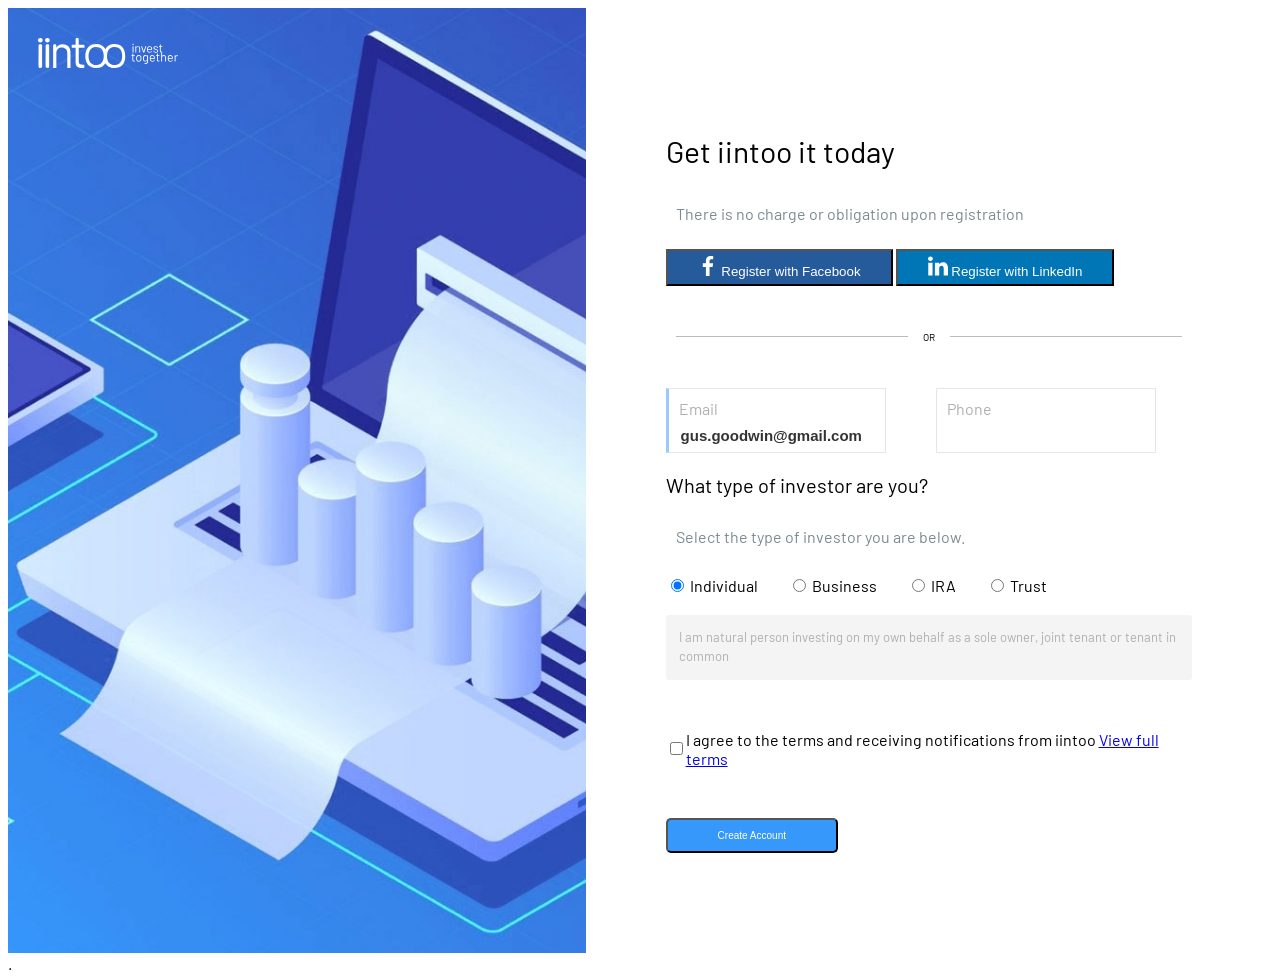
<file: first.html>
<!DOCTYPE html>
<html lang="en">
<head>
    <meta charset="UTF-8">
    <meta name="viewport" content="width=device-width, initial-scale=1.0">
    <title>Document</title>
    <link rel="stylesheet" href="style.css">
</head>
<body>
  <div class="container"> 

        <div class="left">
    <img src="./files/bg.jpg" class="background">
    <img src="./files/logo.svg" class="logo">
</div>

        <div class="right">
            <h2>Get iintoo it today </h2>
            <p> There is no charge or obligation upon registration </p>
          

            <button class="facebook"> 
                <img src="./files/facebook.svg" alt="image" width="20" height="20">
                Register with Facebook
            </button> 
            <button class="linkedin">
                <img src="./files/linkedin.svg" alt="image" width="20" height="20">
                Register with LinkedIn
             </button>

             <div class="line">
                <span></span>
                OR
                <span></span>
            </div>

       <div class="another">

    <div class="regist">
        <label for="email">Email</label>
        <input
            type="email"
            id="email"
            name="email"
            value="gus.goodwin@gmail.com"
        >
    </div>

    <div class="regist">
        <label for="phone">Phone</label>
        <input
            type="tel"
            id="phone"
            name="phone"
        >
    </div>

</div>

     <h3>What type of investor are you?</h3>

     <p class="select">
                Select the type of investor you are below.
            </p>
             <div class="business">
                    
                <label><input type="radio" name="business" checked> Individual</label>
                <label><input type="radio" name="business"> Business</label>
                <label><input type="radio" name="business"> IRA</label>
                <label><input type="radio" name="business"> Trust</label>
            </div>
            <div class="text">
                I am natural person investing on my own behalf as a sole owner, joint tenant or tenant in common

            </div>
          
             <div class="link">
                <input type="checkbox" name="link">
                <span>
                    I agree to the terms and receiving notifications
                    from iintoo <a href="view">View full terms</a>
                </span>
            </div>

            <button class="create-account">Create Account</button>

        </div>
    </div>

     


   
</body>
</html>


.
</file>
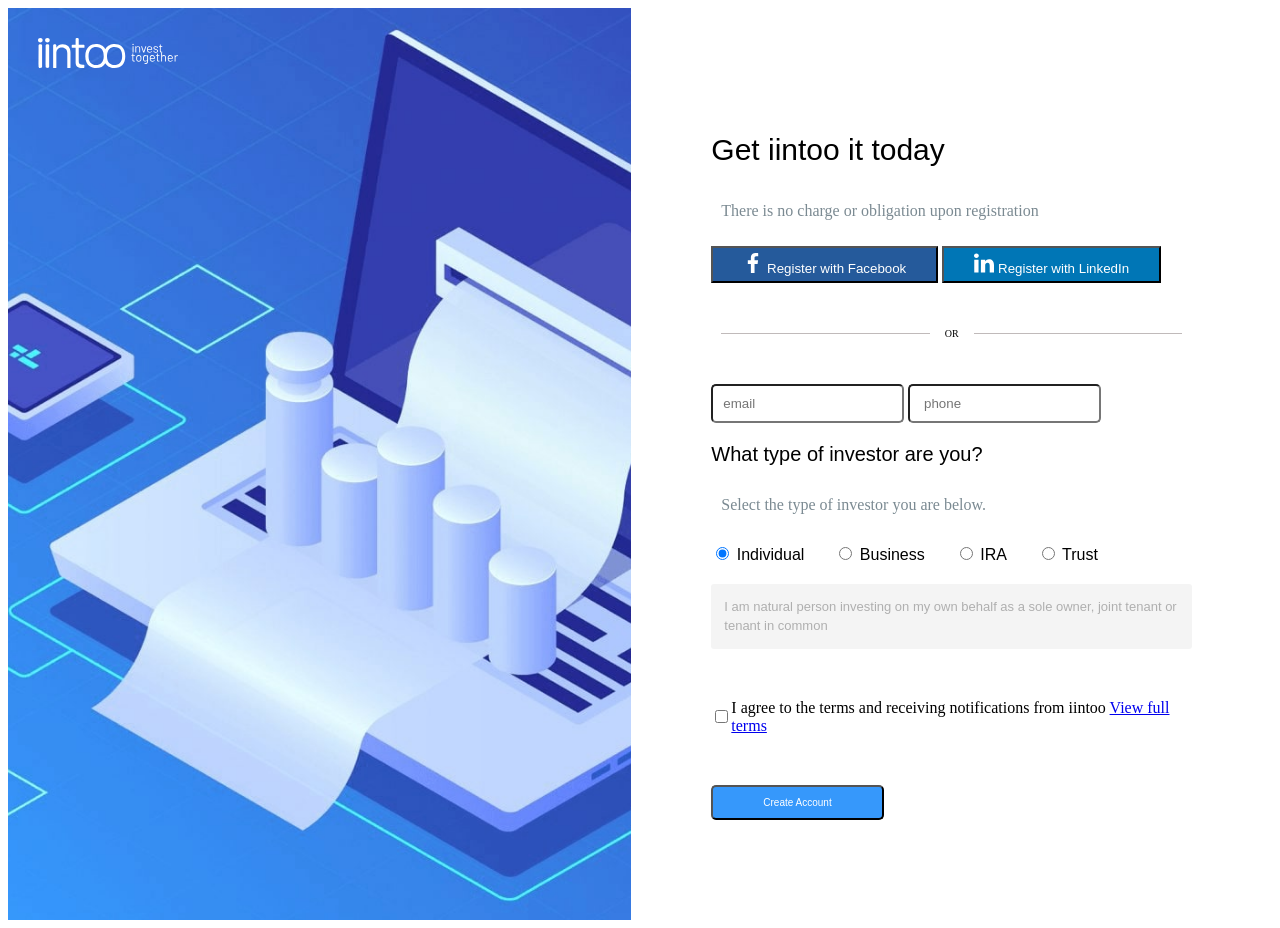
<file: First project/first.html>
<!DOCTYPE html>
<html lang="en">
<head>
    <meta charset="UTF-8">
    <meta name="viewport" content="width=device-width, initial-scale=1.0">
    <title>Document</title>
    <link rel="stylesheet" href="style.css">
</head>
<body>
  <div class="container"> 

        <div class="left">
    <img src="bg.jpg" class="background">
    <img src="logo.svg" class="logo">
</div>

        <div class="right">
            <h2>Get iintoo it today </h2>
            <p> There is no charge or obligation upon registration </p>
          

            <button class="facebook"> 
                <img src="./facebook.svg" alt="image" width="20" height="20">
                Register with Facebook
            </button> 
            <button class="linkedin">
                <img src="./linkedin.svg" alt="image" width="20" height="20">
                Register with LinkedIn
             </button>

             <div class="line">
                <span></span>
                OR
                <span></span>
            </div>

        
        <div class="inputs">

        <input type="email" placeholder="email">

        <input type="phone" placeholder=" phone">
     </div>

     <h3>What type of investor are you?</h3>

     <p class="select">
                Select the type of investor you are below.
            </p>
             <div class="business">
                    
                <label><input type="radio" name="business" checked> Individual</label>
                <label><input type="radio" name="business"> Business</label>
                <label><input type="radio" name="business"> IRA</label>
                <label><input type="radio" name="business"> Trust</label>
            </div>
            <div class="text">
                I am natural person investing on my own behalf as a sole owner, joint tenant or tenant in common

            </div>
          
             <div class="link">
                <input type="checkbox" name="link">
                <span>
                    I agree to the terms and receiving notifications
                    from iintoo <a href="view">View full terms</a>
                </span>
            </div>

            <button class="create-account">Create Account</button>

        </div>
    </div>

     


   
</body>
</html>
</file>
<file: style.css>
@font-face {
    font-family: 'Barlow';
    src: url('./Barlow-4/Barlow-Regular.ttf') format('truetype');
}
body {
    font-family: 'Barlow', sans-serif;
}

.left {
    position: relative;
    width: 50%;
}


.background {
    width: 100%;
    height: 100%;
    object-fit: cover;
}

.logo {
    position: absolute;
    top: 30px;
    left: 30px;
    width: 140px;
}



h2{
    color: #000000;
    font-size: 30px;
    font-family: 'Barlow', sans-serif;
    font-weight: 300;
}
.right {
    padding: 100px 80px;
}

p{
   color:  #7B8A92 ;
   padding: 10px;
}

.container {
    display: flex;
    width: 100%;
}


.facebook{
    color:white; 
    background-color:#255A9B;
    font-style: normal;
    padding: 5px 30px;

}
    
.linkedin{
    color:white;
    background-color: #0076B6;
    font-style: normal;
    padding: 5px 30px;
   
}

.another{
    display: flex;
    gap: 50px;
}

.regist{
    width: 220px;
    height: 65px;
    border: 1px solid #e5e5e5;
    border-radius: 1px;
    padding: 10px 10px;
    box-sizing: border-box;

    display: flex;
    flex-direction: column;
}

.regist:first-child {
    border-left: 3px solid #9bc8ff;
}

.regist label {
    font-size: 16px;
    color: #AFAFAF;
    margin-bottom: 8px;
}

.regist input {
    border: none;
    font-size: 15px;
    font-weight: 600;
    color: #333;
  
}

h3{
      color: #000000;
    font-family: 'Barlow', sans-serif;
    font-size: 20px;
    font-weight: 300;
   

}
.business{
  display: flex;
  flex-direction: row;
    gap: 30px;
    margin: 20px 0;
    font-family: 'Barlow', sans-serif;
    flex-direction: row;
    
}
.text {
    font-size: 13px;
    color: #AFAFAF;
    background-color: #f4f4f4;
    font-family: 'Barlow', sans-serif;
    padding: 13px;
    line-height: 1.5;
    border-radius: 3px;
}
   

 .line {
    display: flex;
    align-items: center;
    justify-content: center;
    gap: 15px;
    margin: 45px 10px;
    color: #000000;
    font-size: 10px;
}

.line span {
    flex: 1;
    height: 1px;
    background-color: #c0baba;
    
}
.link {
    display: flex;
    align-items: center;
    margin-top: 50px;
}
.create-account {
    display: flex;
    background-color: #3698FB;
    color: white;
    justify-content: center;
    align-items: center;
    margin-top: 20px;
    font-size: 10px;
    font-style: normal;
    border-radius: 5px;
    padding: 10px 50px;
    margin-top: 50px;
}
</file>
<file: First project/style.css>
.left {
    position: relative;
}

.background {
    width: 100%;
    height: 100%;
    object-fit: cover;
}

.logo {
    position: absolute;
    top: 30px;
    left: 30px;
    width: 140px;
}



h2{
    color: #000000;
    font-size: 30px;
    font-family: arial, sans-serif;
    font-weight: 300;
}
.right {
    padding: 100px 80px;
}

p{
   color:  #7B8A92 ;
   padding: 10px;
}

.container {
    display: flex;
    width: 100%;
}


.facebook{
    color:white; 
    background-color:#255A9B;
    font-style: normal;
    padding: 5px 30px;

}
    
.linkedin{
    color:white;
    background-color: #0076B6;
    font-style: normal;
    padding: 5px 30px;
   
}

.input{
    display: flex;
    width: 100%;
    margin: 20px;
    border-radius: 5px;
    gap: 20px;
   
}

.inputs input{ 
   flex: 1;
   padding: 10px;
   border-radius: 5px;
   gap: 20px;
}


h3{
      color: #000000;
    font-family: arial, sans-serif;
    font-size: 20px;
    font-weight: 300;

}
.business{
  display: flex;
  flex-direction: row;
    gap: 30px;
    margin: 20px 0;
    font-family: arial, sans-serif;
    flex-direction: row;
    
}
.text {
    font-size: 13px;
    color: #AFAFAF;
    background-color: #f4f4f4;
    font-family: arial, sans-serif;
    padding: 13px;
    line-height: 1.5;
    border-radius: 3px;
}
   

 .line {
    display: flex;
    align-items: center;
    justify-content: center;
    gap: 15px;
    margin: 45px 10px;
    color: #000000;
    font-size: 10px;
}

.line span {
    flex: 1;
    height: 1px;
    background-color: #c0baba;
    
}
.link {
    display: flex;
    align-items: center;
    margin-top: 50px;
}
.create-account {
    display: flex;
    background-color: #3698FB;
    color: white;
    justify-content: center;
    align-items: center;
    margin-top: 20px;
    font-size: 10px;
    font-style: normal;
    border-radius: 5px;
    padding: 10px 50px;
    margin-top: 50px;
}
</file>
